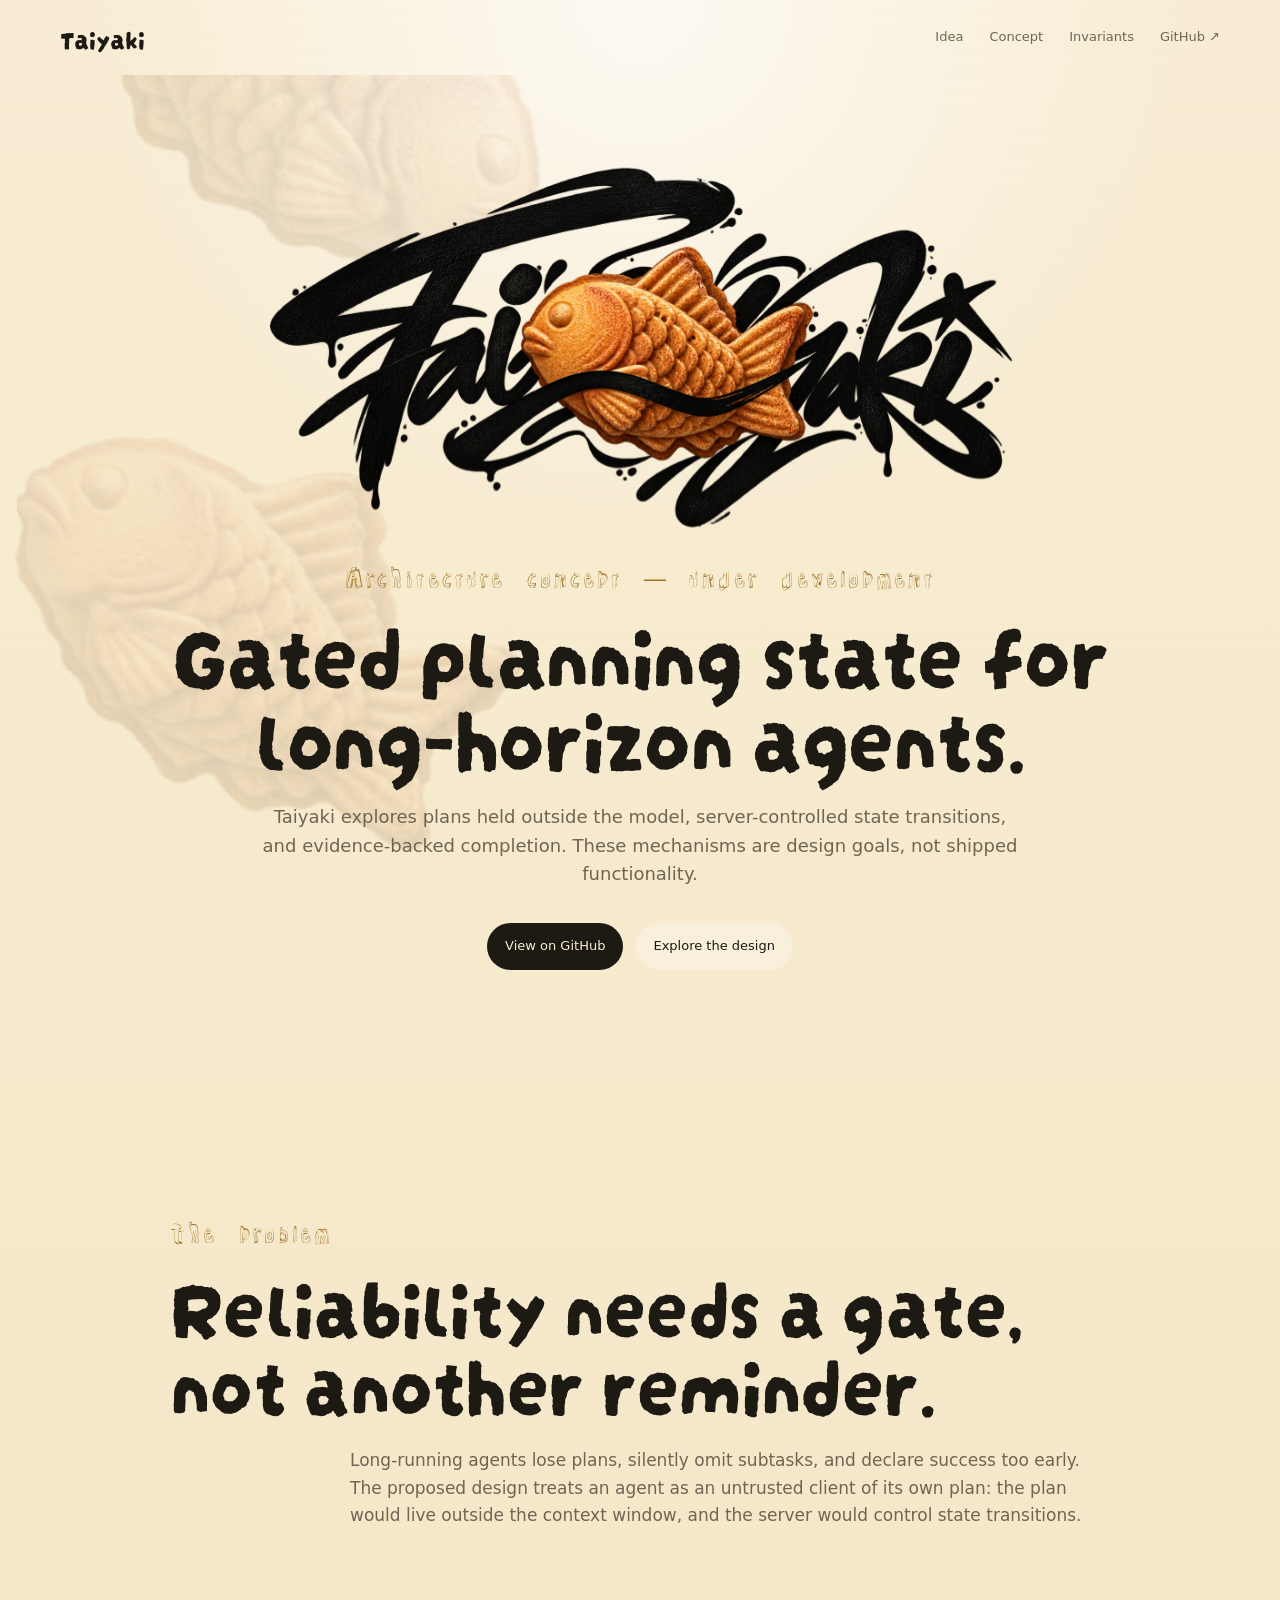
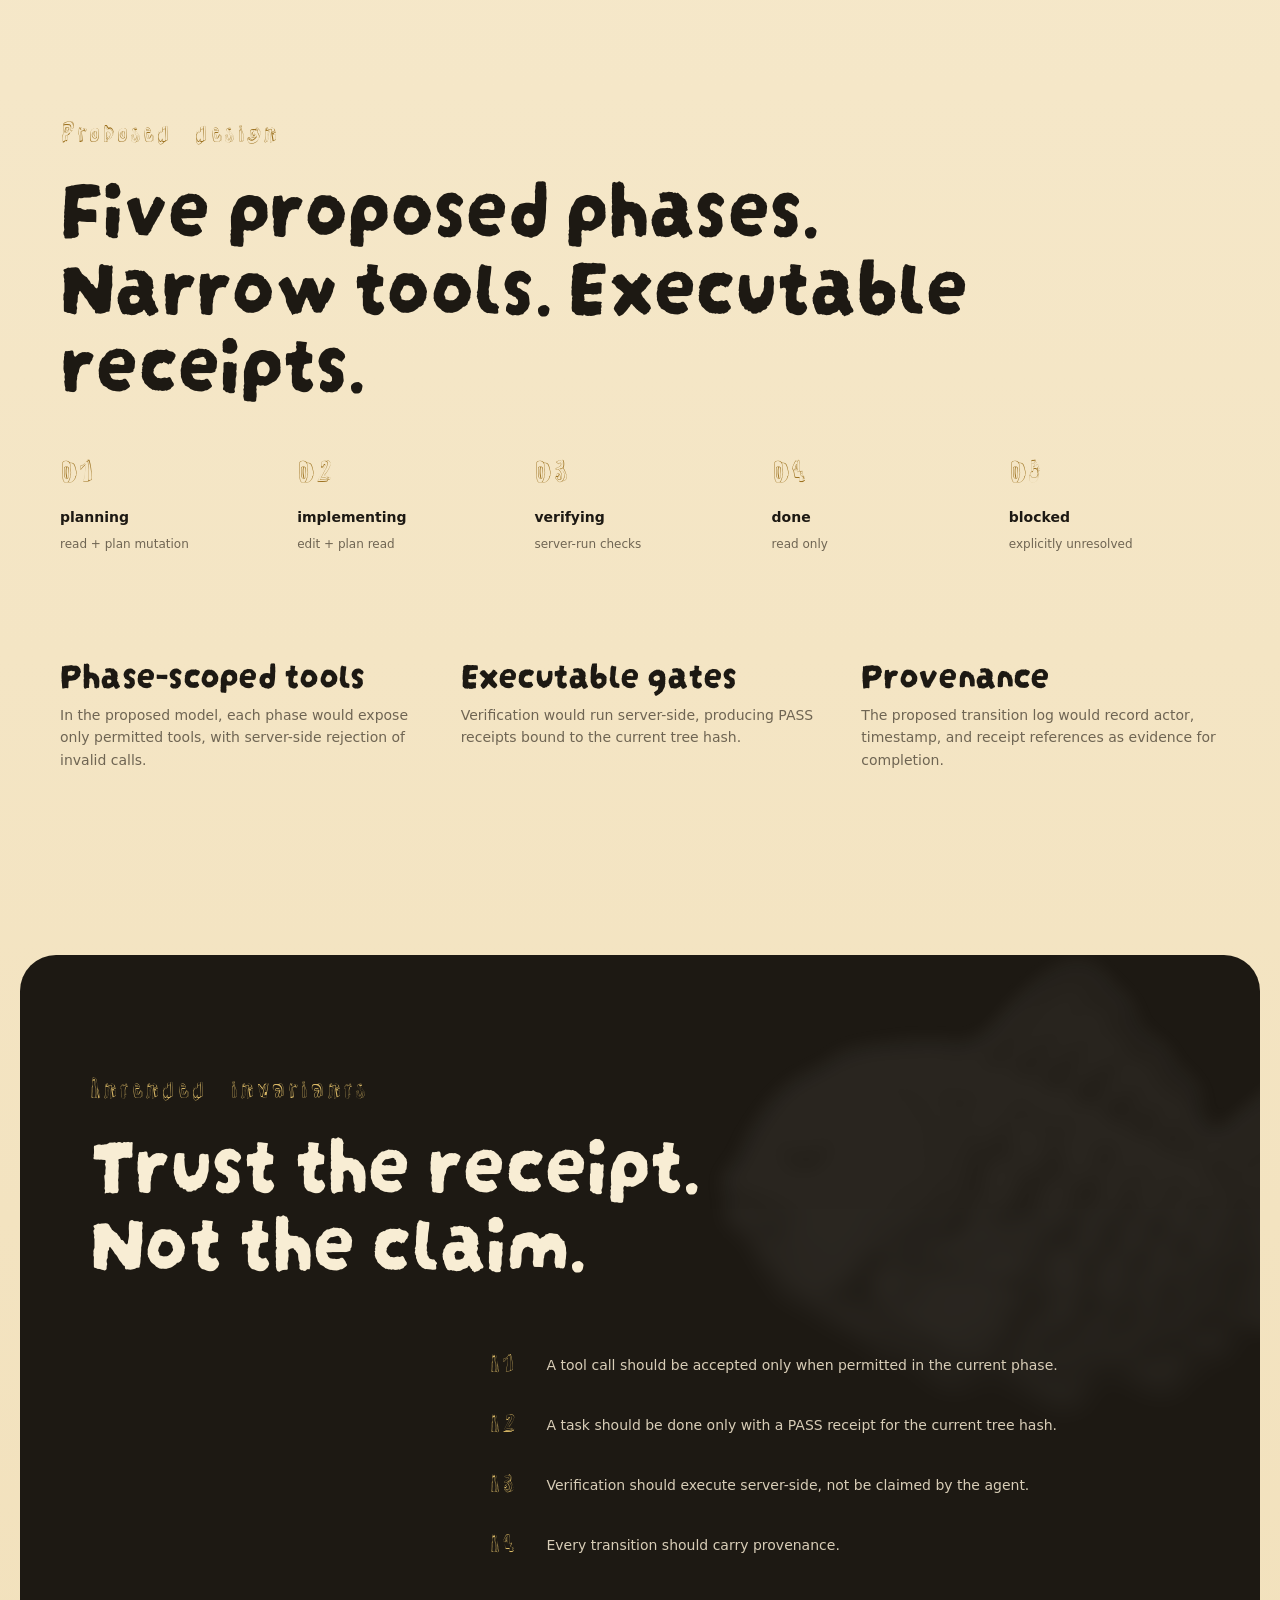
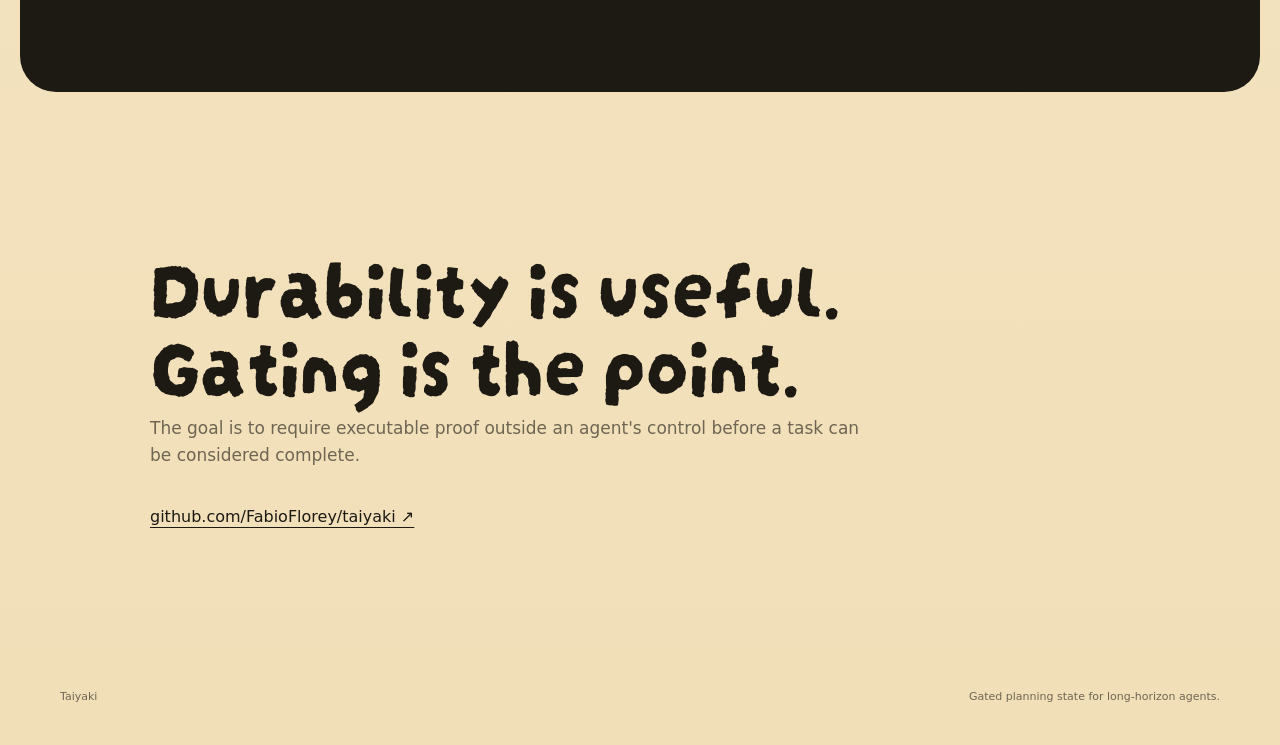
<file: site/index.html>
<!doctype html>
<html lang="en">
<head>
  <meta charset="utf-8">
  <meta name="viewport" content="width=device-width,initial-scale=1">
  <title>Taiyaki — Gated planning state for long-horizon agents</title>
  <meta name="description" content="Taiyaki explores independently verifiable completion for long-horizon AI agents. Architecture concept under development.">
  <meta name="robots" content="index,follow">
  <link rel="canonical" href="https://fabioflorey.github.io/taiyaki/">
  <meta property="og:title" content="Taiyaki">
  <meta property="og:description" content="An architecture concept for verifiable agent completion, not yet an implemented server.">
  <meta property="og:image" content="./assets/images/og-card.png">
  <link rel="icon" href="./assets/images/favicon.png">
  <link rel="stylesheet" href="./assets/css/style.css">
</head>
<body>
  <svg class="fx-defs" width="0" height="0" aria-hidden="true">
    <filter id="water-warp" x="-20%" y="-20%" width="140%" height="140%">
      <feTurbulence id="water-noise" type="fractalNoise" baseFrequency="0.007 0.02" numOctaves="2" seed="8" result="noise"/>
      <feDisplacementMap id="water-displacement" in="SourceGraphic" in2="noise" scale="11" xChannelSelector="R" yChannelSelector="G"/>
    </filter>
  </svg>

  <header class="site-header">
    <a href="#top" class="mini-brand">Taiyaki</a>
    <nav>
      <a href="#idea">Idea</a>
      <a href="#mechanism">Concept</a>
      <a href="#invariants">Invariants</a>
      <a href="https://github.com/FabioFlorey/taiyaki">GitHub ↗</a>
    </nav>
  </header>

  <main id="top">
    <section class="hero">
      <div class="fish-layer" aria-hidden="true">
        <div class="swimmer swimmer-left"></div>
        <div class="swimmer swimmer-right"></div>
      </div>

      <img class="full-logo" src="./assets/images/full-logo.png" alt="Taiyaki">
      <p class="eyebrow">Architecture concept — under development</p>
      <h1>Gated planning state for long-horizon agents.</h1>
      <p class="lede">
        Taiyaki explores plans held outside the model, server-controlled state transitions,
        and evidence-backed completion. These mechanisms are design goals, not shipped functionality.
      </p>
      <div class="actions">
        <a class="button primary" href="https://github.com/FabioFlorey/taiyaki">View on GitHub</a>
        <a class="button quiet" href="#mechanism">Explore the design</a>
      </div>
    </section>

    <section class="intro" id="idea">
      <p class="eyebrow">The problem</p>
      <h2>Reliability needs a gate, not another reminder.</h2>
      <p class="body-copy">
        Long-running agents lose plans, silently omit subtasks, and declare success too early.
        The proposed design treats an agent as an untrusted client of its own plan: the plan would live
        outside the context window, and the server would control state transitions.
      </p>
    </section>

    <section class="flow" id="mechanism">
      <p class="eyebrow">Proposed design</p>
      <h2>Five proposed phases. Narrow tools. Executable receipts.</h2>

      <div class="phase-line">
        <div><span>01</span><strong>planning</strong><small>read + plan mutation</small></div>
        <div><span>02</span><strong>implementing</strong><small>edit + plan read</small></div>
        <div><span>03</span><strong>verifying</strong><small>server-run checks</small></div>
        <div><span>04</span><strong>done</strong><small>read only</small></div>
        <div><span>05</span><strong>blocked</strong><small>explicitly unresolved</small></div>
      </div>

      <div class="principles">
        <article>
          <h3>Phase-scoped tools</h3>
          <p>In the proposed model, each phase would expose only permitted tools, with server-side rejection of invalid calls.</p>
        </article>
        <article>
          <h3>Executable gates</h3>
          <p>Verification would run server-side, producing PASS receipts bound to the current tree hash.</p>
        </article>
        <article>
          <h3>Provenance</h3>
          <p>The proposed transition log would record actor, timestamp, and receipt references as evidence for completion.</p>
        </article>
      </div>
    </section>

    <section class="statement" id="invariants">
      <div class="statement-fish" aria-hidden="true">
        <img src="./assets/images/taiyaki.png" alt="">
      </div>
      <p class="eyebrow">Intended invariants</p>
      <h2>Trust the receipt.<br>Not the claim.</h2>
      <ol>
        <li><span>I1</span> A tool call should be accepted only when permitted in the current phase.</li>
        <li><span>I2</span> A task should be done only with a PASS receipt for the current tree hash.</li>
        <li><span>I3</span> Verification should execute server-side, not be claimed by the agent.</li>
        <li><span>I4</span> Every transition should carry provenance.</li>
      </ol>
    </section>

    <section class="closing">
      <h2>Durability is useful.<br>Gating is the point.</h2>
      <p>
        The goal is to require executable proof outside an agent's control before a task
        can be considered complete.
      </p>
      <a href="https://github.com/FabioFlorey/taiyaki">github.com/FabioFlorey/taiyaki ↗</a>
    </section>
  </main>

  <footer>
    <span>Taiyaki</span>
    <span>Gated planning state for long-horizon agents.</span>
  </footer>
  <script src="./assets/js/main.js"></script>
</body>
</html>
</file>
<file: site/assets/css/style.css>
@font-face {
  font-family: "Darumadrop One";
  src: url("../fonts/darumadrop-one-latin.woff2") format("woff2");
  font-style: normal;
  font-weight: 400;
  font-display: swap;
}

@font-face {
  font-family: "Rock 3D";
  src: url("../fonts/rock-3d-latin.woff2") format("woff2");
  font-style: normal;
  font-weight: 400;
  font-display: swap;
}

:root {
  --biscuit: #f1dfb8;
  --biscuit-light: #f8edd4;
  --gold: #c9962f;
  --gold-deep: #9d7220;
  --ink: #1d1913;
  --muted: #6f6553;
  --max: 1160px;
}

* { box-sizing: border-box; }

html { scroll-behavior: smooth; }

body {
  margin: 0;
  color: var(--ink);
  background:
    radial-gradient(circle at 50% 0%, rgba(255,255,255,.72), transparent 34rem),
    linear-gradient(180deg, var(--biscuit-light), var(--biscuit));
  font-family: Inter, ui-sans-serif, system-ui, -apple-system, BlinkMacSystemFont, "Segoe UI", sans-serif;
  line-height: 1.6;
}

body::before {
  content: "";
  position: fixed;
  inset: 0;
  pointer-events: none;
  opacity: .075;
  background-image:
    repeating-linear-gradient(0deg, rgba(29,25,19,.06) 0 1px, transparent 1px 5px);
  mix-blend-mode: multiply;
}

a { color: inherit; }
img { display: block; max-width: 100%; }

.site-header {
  width: min(calc(100% - 40px), var(--max));
  margin: 0 auto;
  padding: 24px 0;
  display: flex;
  justify-content: space-between;
  align-items: center;
  position: relative;
  z-index: 10;
}

.mini-brand {
  text-decoration: none;
  font-family: "Darumadrop One", sans-serif;
  font-size: 27px;
  line-height: 1;
}

nav {
  display: flex;
  gap: 26px;
  font-size: 13px;
}

nav a {
  text-decoration: none;
  color: var(--muted);
}

nav a:hover { color: var(--ink); }

main { overflow: hidden; }

.hero {
  width: min(calc(100% - 40px), var(--max));
  margin: 0 auto;
  min-height: 84vh;
  padding: 90px 0 120px;
  display: flex;
  flex-direction: column;
  align-items: center;
  justify-content: center;
  text-align: center;
  position: relative;
}

.full-logo {
  width: min(760px, 82vw);
  margin: 0 auto 34px;
  position: relative;
  z-index: 2;
}

.hero h1,
h2,
h3 {
  font-family: "Darumadrop One", sans-serif;
  font-weight: 400;
}

.hero h1 {
  font-size: clamp(54px, 7.2vw, 98px);
  line-height: .9;
  letter-spacing: -.025em;
  max-width: 1000px;
  margin: 0;
  position: relative;
  z-index: 2;
}

.lede {
  max-width: 760px;
  margin: 30px auto 0;
  font-size: 18px;
  color: var(--muted);
  position: relative;
  z-index: 2;
}

.actions {
  display: flex;
  gap: 12px;
  margin-top: 34px;
  position: relative;
  z-index: 2;
}

.button {
  padding: 13px 18px;
  border-radius: 999px;
  text-decoration: none;
  font-size: 13px;
  font-weight: 500;
}

.button.primary {
  background: var(--ink);
  color: var(--biscuit-light);
}

.button.quiet {
  color: var(--ink);
  background: rgba(255,255,255,.28);
}

.fx-defs {
  position: absolute;
  width: 0;
  height: 0;
  overflow: hidden;
}

.fish-layer {
  position: absolute;
  inset: -4%;
  pointer-events: none;
  overflow: hidden;
  z-index: 0;
  filter: url("#water-warp");
  will-change: transform;
}

.swimmer {
  position: absolute;
  top: 0;
  left: 0;
  width: clamp(340px, 42vw, 620px);
  aspect-ratio: 1407 / 980;
  background: url("../images/taiyaki.png") center / contain no-repeat;
  opacity: .13;
  filter: blur(1.15px) saturate(.9) contrast(.95);
  mix-blend-mode: multiply;
  transform-origin: 52% 50%;
  will-change: transform;
}

.intro,
.flow,
.closing {
  width: min(calc(100% - 40px), var(--max));
  margin: 0 auto;
}

.intro {
  padding: 130px 0 80px;
  max-width: 940px;
}

.eyebrow {
  font-family: "Rock 3D", sans-serif;
  font-size: 22px;
  line-height: 1;
  color: var(--gold-deep);
  margin: 0 0 20px;
}

h2, h3 {
  margin: 0;
  letter-spacing: -.02em;
}

h2 {
  font-size: clamp(54px, 6.6vw, 88px);
  line-height: .92;
}

.body-copy {
  max-width: 760px;
  margin: 30px 0 0 auto;
  color: var(--muted);
  font-size: 17px;
}

.flow {
  padding: 110px 0 130px;
}

.flow h2 { max-width: 920px; }

.phase-line {
  margin-top: 64px;
  display: grid;
  grid-template-columns: repeat(5, 1fr);
  gap: 26px;
}

.phase-line div { min-width: 0; }

.phase-line span,
.phase-line strong,
.phase-line small { display: block; }

.phase-line span {
  font-family: "Rock 3D", sans-serif;
  font-size: 24px;
  line-height: 1;
  color: var(--gold-deep);
  margin-bottom: 24px;
}

.phase-line strong {
  font-size: 14px;
  font-weight: 600;
}

.phase-line small {
  margin-top: 6px;
  color: var(--muted);
  font-size: 12px;
}

.principles {
  margin-top: 90px;
  display: grid;
  grid-template-columns: repeat(3, 1fr);
  gap: 42px;
}

.principles article { padding-top: 10px; }

.principles h3 {
  font-size: 38px;
  line-height: .95;
}

.principles p {
  color: var(--muted);
  font-size: 14px;
  margin-top: 14px;
}

.statement {
  position: relative;
  width: min(calc(100% - 40px), 1240px);
  margin: 40px auto 0;
  padding: 120px 70px;
  background: var(--ink);
  color: var(--biscuit-light);
  border-radius: 36px;
  overflow: hidden;
}

.statement .eyebrow { color: #d9b866; }

.statement h2 {
  max-width: 760px;
  position: relative;
  z-index: 2;
}

.statement ol {
  list-style: none;
  padding: 0;
  margin: 60px 0 0 auto;
  max-width: 700px;
  position: relative;
  z-index: 2;
}

.statement li {
  padding: 14px 0;
  color: #d8cdb7;
  font-size: 14px;
}

.statement li span {
  display: inline-block;
  width: 52px;
  color: #d9b866;
  font-family: "Rock 3D", sans-serif;
  font-size: 20px;
}

.statement-fish {
  position: absolute;
  right: -120px;
  top: 10px;
  width: 650px;
  opacity: .055;
  filter: grayscale(1) brightness(1.75) blur(9px);
  transform: rotate(-7deg) scale(1.035);
}

.closing {
  padding: 150px 0 130px;
  max-width: 980px;
}

.closing p {
  color: var(--muted);
  max-width: 720px;
  font-size: 17px;
}

.closing a {
  display: inline-block;
  margin-top: 18px;
  text-underline-offset: 5px;
}

footer {
  width: min(calc(100% - 40px), var(--max));
  margin: 0 auto;
  padding: 28px 0 40px;
  display: flex;
  justify-content: space-between;
  color: var(--muted);
  font-size: 11px;
}

@media (max-width: 820px) {
  nav a:not(:last-child) { display: none; }
  .hero { min-height: 76vh; padding-top: 70px; }
  .phase-line { grid-template-columns: 1fr 1fr; row-gap: 42px; }
  .principles { grid-template-columns: 1fr; gap: 44px; }
  .statement { padding: 80px 28px; border-radius: 24px; }
  .statement-fish { width: 480px; right: -180px; }
  footer { gap: 20px; }
}

@media (max-width: 560px) {
  .phase-line { grid-template-columns: 1fr; }
  .actions { flex-direction: column; width: min(100%, 300px); }
  .button { width: 100%; }
}

@media (prefers-reduced-motion: reduce) {
  html { scroll-behavior: auto; }
}
</file>
